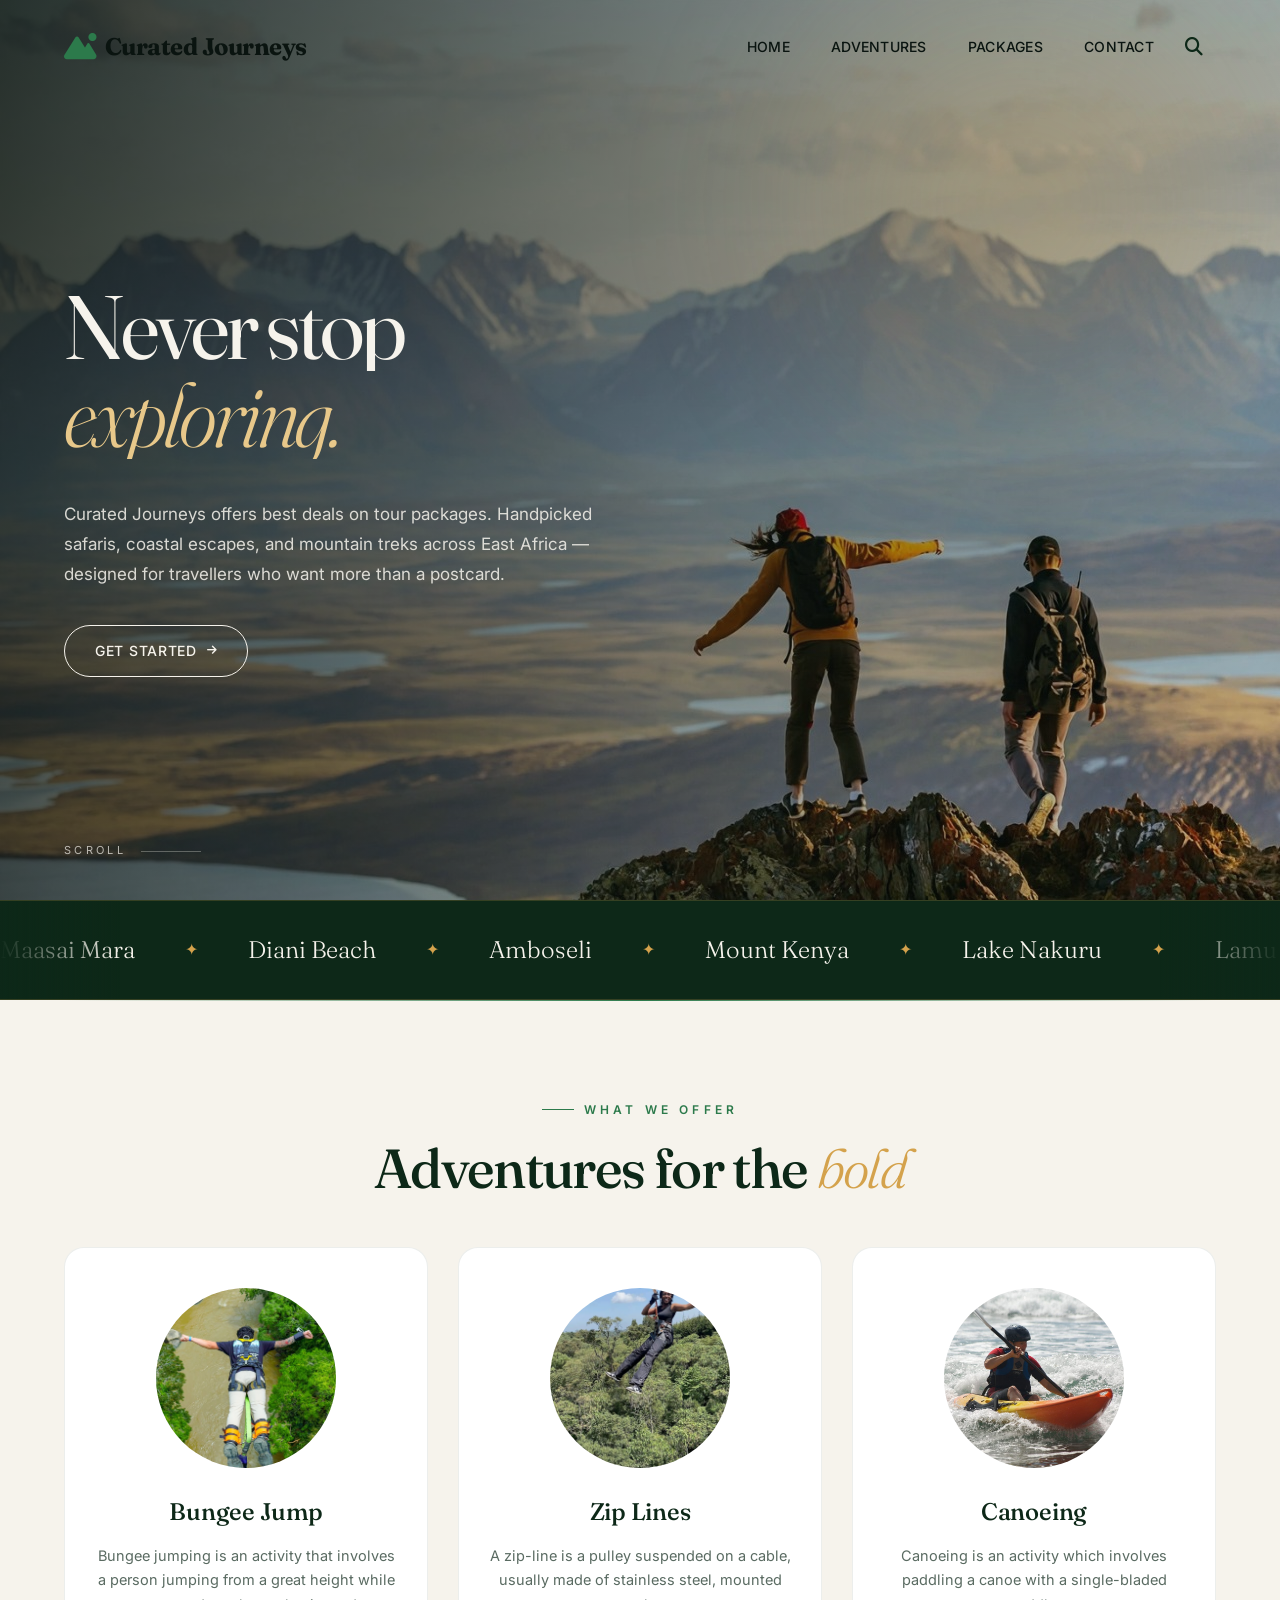
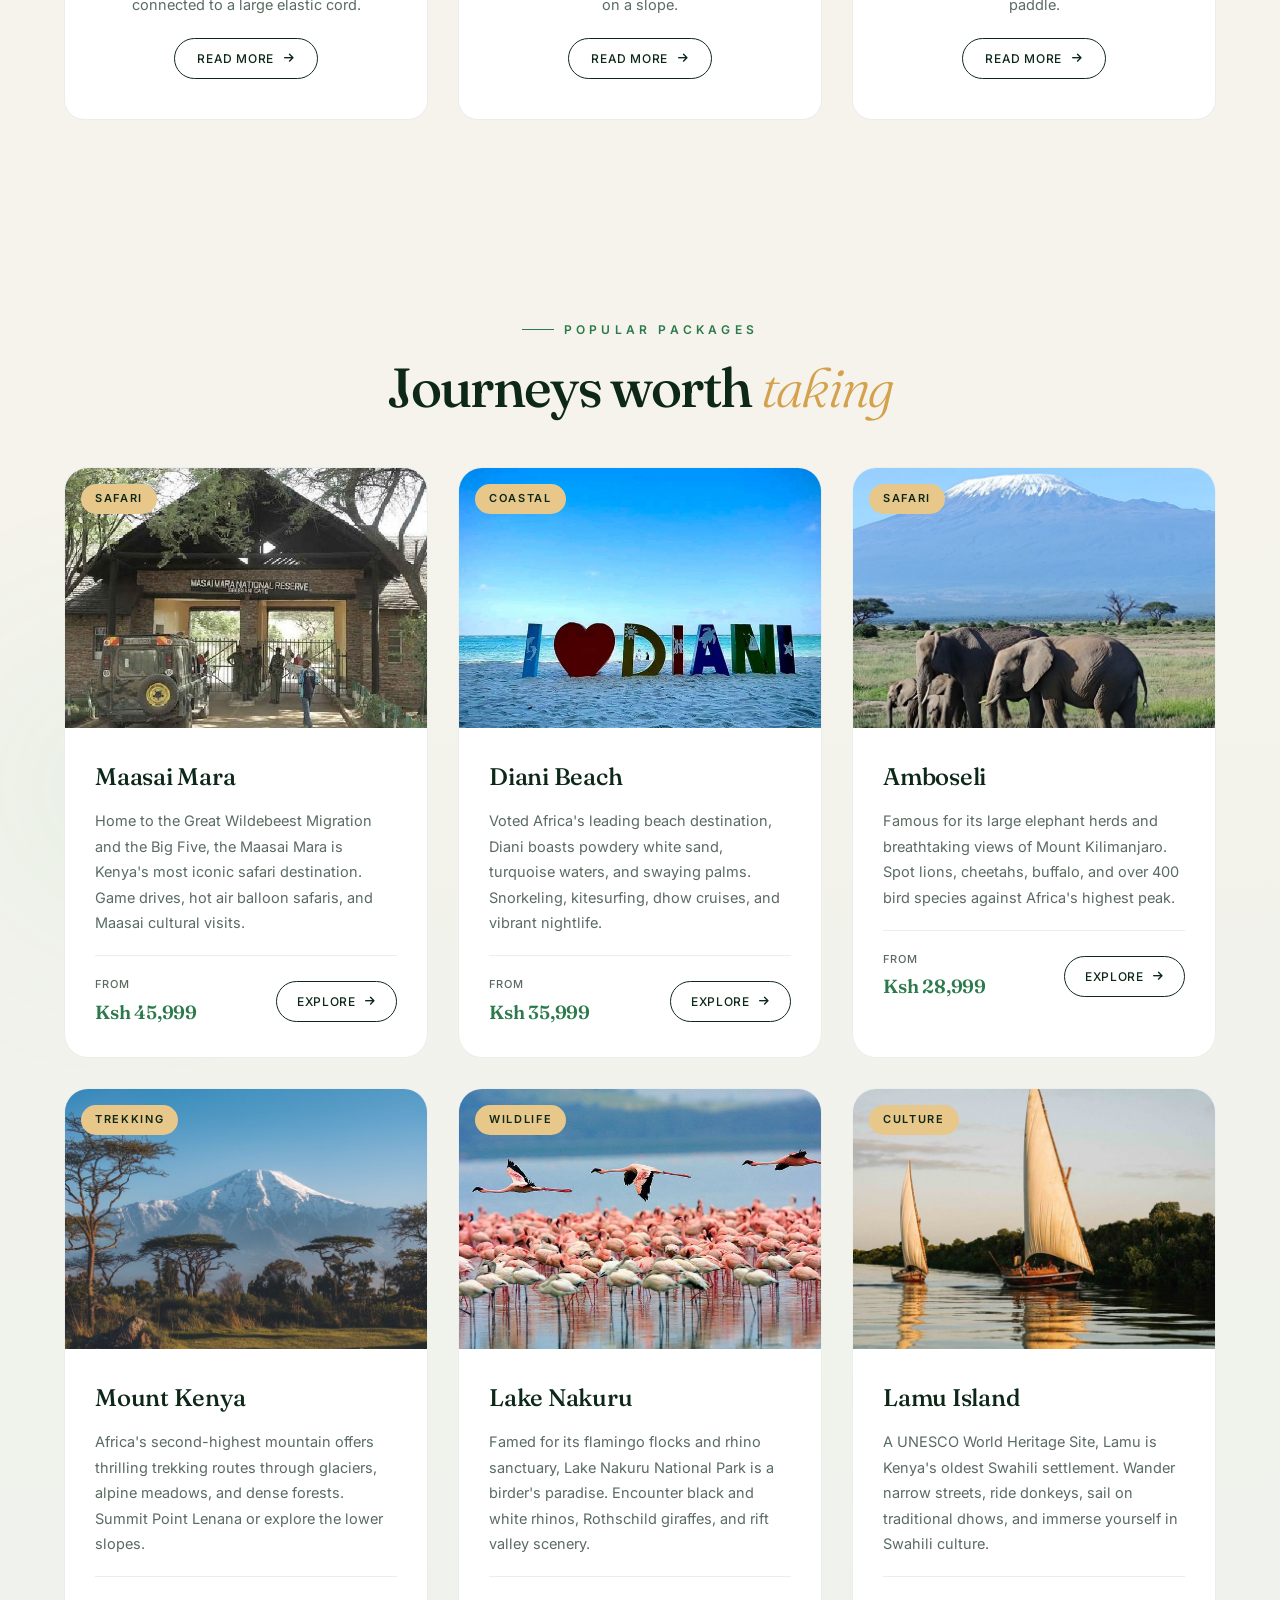
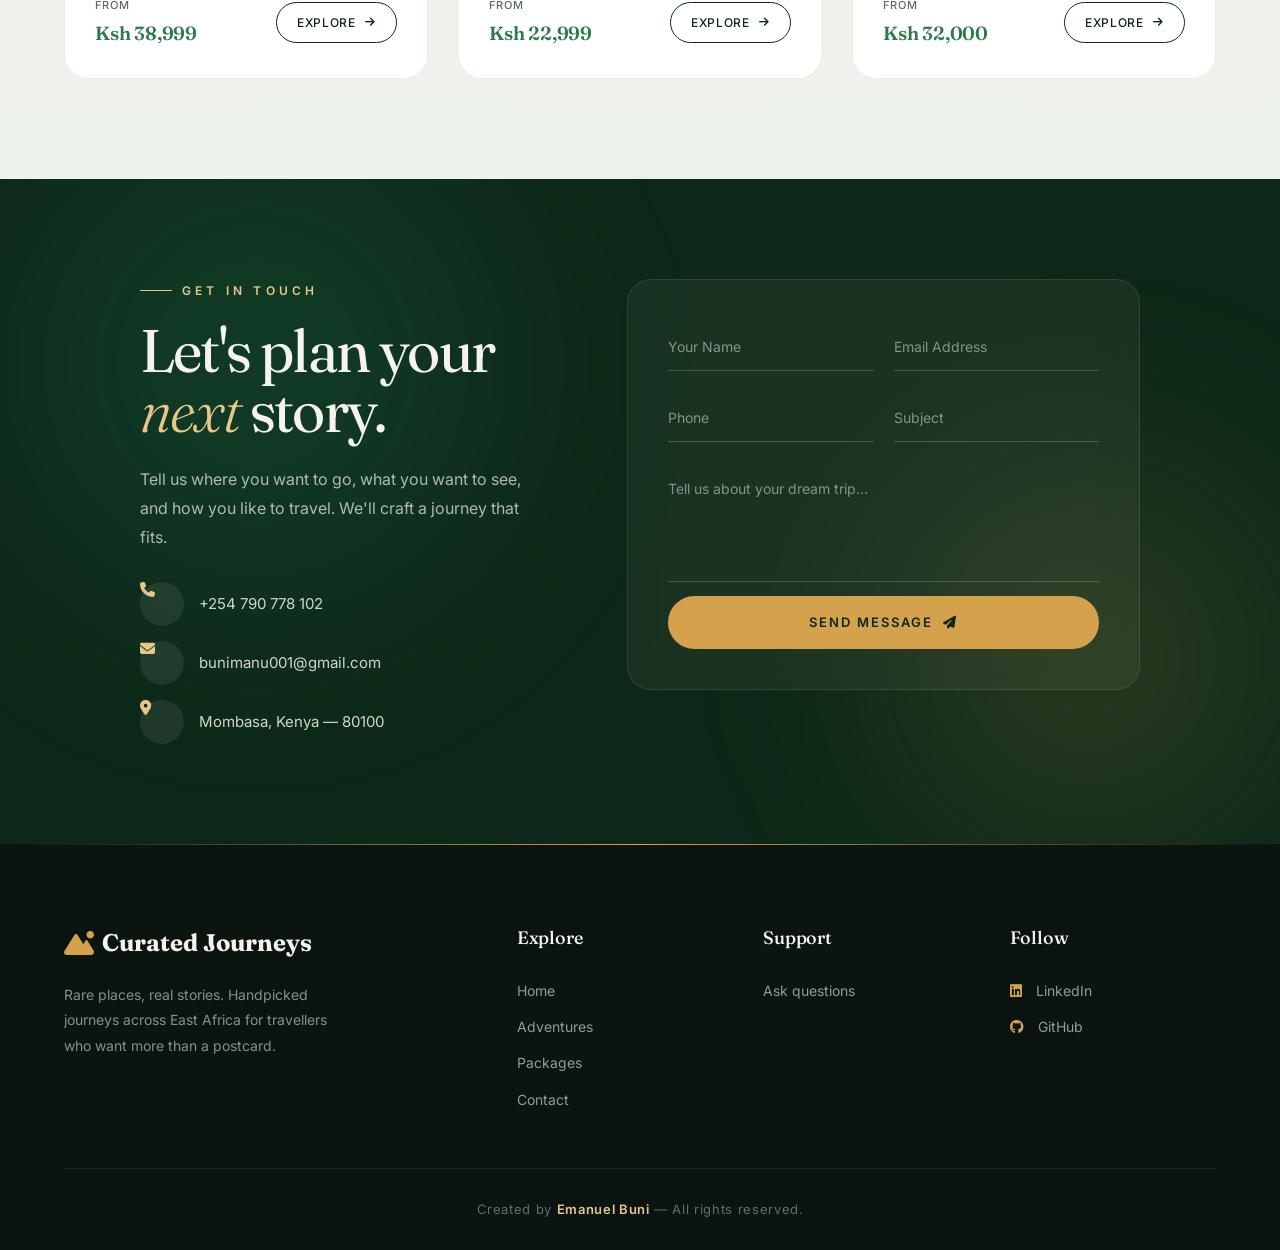
<file: Tour-Project/index.html>
<!DOCTYPE html>
<html lang="en">
<head>
    <meta charset="UTF-8">
    <meta name="viewport" content="width=device-width, initial-scale=1.0">
    <meta name="theme-color" content="#0d2818">
    <meta name="description" content="Curated Journeys — handpicked safaris, coastal escapes, and mountain treks across East Africa.">
    <title>Curated Journeys — Rare Places, Real Stories</title>
    <link rel="preconnect" href="https://fonts.googleapis.com">
    <link rel="preconnect" href="https://fonts.gstatic.com" crossorigin>
    <link href="https://fonts.googleapis.com/css2?family=Fraunces:opsz,wght@9..144,300;9..144,500;9..144,700;9..144,900&family=Inter:wght@300;400;500;600;700&display=swap" rel="stylesheet">
    <link rel="stylesheet" href="https://cdnjs.cloudflare.com/ajax/libs/font-awesome/6.1.1/css/all.min.css">
    <link rel="stylesheet" href="https://unicons.iconscout.com/release/v2.1.6/css/unicons.css">
    <link rel="stylesheet" href="css/style.css">
</head>
<body>
    <div class="scroll-progress" id="scrollProgress"></div>
    <div class="cursor-glow" id="cursorGlow"></div>

    <header class="header" id="header">
        <a href="#home" class="logo"><i class="fas fa-mountain-sun"></i> Curated Journeys</a>
        <nav class="navbar" id="navbar">
            <button id="nav-close" class="icon-btn" aria-label="Close menu"><i class="fas fa-times"></i></button>
            <a href="#home">Home</a>
            <a href="#category">Adventures</a>
            <a href="#packages">Packages</a>
            <a href="#contact">Contact</a>
        </nav>
        <div class="icons">
            <button id="menu-btn" class="icon-btn" aria-label="Open menu"><i class="fas fa-bars"></i></button>
            <button id="search-btn" class="icon-btn" aria-label="Open search"><i class="fas fa-search"></i></button>
        </div>
    </header>

    <div class="search-form" id="searchForm" popover="manual">
        <button id="close-search" class="icon-btn" aria-label="Close search"><i class="fas fa-times"></i></button>
        <form action="">
            <input type="search" placeholder="Where would you like to go?" id="search-box" aria-label="Search destinations">
            <button type="submit" class="icon-btn" aria-label="Search"><i class="fas fa-arrow-right"></i></button>
        </form>
    </div>

    <section class="home" id="home">
        <div class="wrapper">
            <div class="box" style="background: url(images/home1.jpg) no-repeat;">
                <div class="content">
                    <h3>
                        <span class="line"><span>Never stop</span></span>
                        <span class="line"><span><em>exploring.</em></span></span>
                    </h3><br>
                    <p>Curated Journeys offers best deals on tour packages. Handpicked safaris, coastal escapes, and mountain treks across East Africa — designed for travellers who want more than a postcard.</p>
                    <a href="#category" class="btn">Get started <i class="fas fa-arrow-right"></i></a>
                </div>
                <div class="scroll-hint">
                    <span>Scroll</span>
                    <span class="bar"></span>
                </div>
            </div>
        </div>
    </section>

    <div class="marquee" aria-hidden="true">
        <div class="marquee-track">
            <span>Maasai Mara</span>
            <span>Diani Beach</span>
            <span>Amboseli</span>
            <span>Mount Kenya</span>
            <span>Lake Nakuru</span>
            <span>Lamu Island</span>
            <span>Maasai Mara</span>
            <span>Diani Beach</span>
            <span>Amboseli</span>
            <span>Mount Kenya</span>
            <span>Lake Nakuru</span>
            <span>Lamu Island</span>
        </div>
    </div>

    <section class="category" id="category">
        <div class="reveal">
            <span class="eyebrow eyebrow-center">What we offer</span>
            <h1 class="heading">Adventures for the <em>bold</em></h1>
        </div>
        <div class="box-container">
            <div class="box reveal">
                <div class="img-wrap">
                    <img src="images/Bungee jumping.jpg" alt="Bungee Jumping" loading="lazy">
                </div>
                <h3>Bungee Jump</h3>
                <p>Bungee jumping is an activity that involves a person jumping from a great height while connected to a large elastic cord.</p>
                <a href="https://en.wikipedia.org/wiki/Bungee_jumping" class="btn" target="_blank" rel="noopener">Read more <i class="fas fa-arrow-right"></i></a>
            </div>
            <div class="box reveal">
                <div class="img-wrap">
                    <img src="images/Zip lining.jpg" alt="Zip Lines" loading="lazy">
                </div>
                <h3>Zip Lines</h3>
                <p>A zip-line is a pulley suspended on a cable, usually made of stainless steel, mounted on a slope.</p>
                <a href="https://en.wikipedia.org/wiki/Zip_line" class="btn" target="_blank" rel="noopener">Read more <i class="fas fa-arrow-right"></i></a>
            </div>
            <div class="box reveal">
                <div class="img-wrap">
                    <img src="images/canoeing.jpg" alt="Canoeing" loading="lazy">
                </div>
                <h3>Canoeing</h3>
                <p>Canoeing is an activity which involves paddling a canoe with a single-bladed paddle.</p>
                <a href="https://en.wikipedia.org/wiki/Canoeing" class="btn" target="_blank" rel="noopener">Read more <i class="fas fa-arrow-right"></i></a>
            </div>
        </div>
    </section>

    <section class="packages" id="packages">
        <div class="reveal">
            <span class="eyebrow eyebrow-center">Popular packages</span>
            <h1 class="heading">Journeys worth <em>taking</em></h1>
        </div>
        <div class="box-container">
            <article class="box reveal tilt">
                <div class="image">
                    <span class="tag">Safari</span>
                    <img src="images/img-1.jpg" alt="Maasai Mara" loading="lazy">
                </div>
                <div class="content">
                    <h3>Maasai Mara</h3>
                    <p>Home to the Great Wildebeest Migration and the Big Five, the Maasai Mara is Kenya's most iconic safari destination. Game drives, hot air balloon safaris, and Maasai cultural visits.</p>
                    <div class="meta">
                        <div class="price"><small>From</small>Ksh 45,999</div>
                        <a href="#contact" class="btn">Explore <i class="fas fa-arrow-right"></i></a>
                    </div>
                </div>
            </article>
            <article class="box reveal tilt">
                <div class="image">
                    <span class="tag">Coastal</span>
                    <img src="images/img-2.jpg" alt="Diani Beach" loading="lazy">
                </div>
                <div class="content">
                    <h3>Diani Beach</h3>
                    <p>Voted Africa's leading beach destination, Diani boasts powdery white sand, turquoise waters, and swaying palms. Snorkeling, kitesurfing, dhow cruises, and vibrant nightlife.</p>
                    <div class="meta">
                        <div class="price"><small>From</small>Ksh 35,999</div>
                        <a href="#contact" class="btn">Explore <i class="fas fa-arrow-right"></i></a>
                    </div>
                </div>
            </article>
            <article class="box reveal tilt">
                <div class="image">
                    <span class="tag">Safari</span>
                    <img src="images/img-3.jpg" alt="Amboseli National Park" loading="lazy">
                </div>
                <div class="content">
                    <h3>Amboseli</h3>
                    <p>Famous for its large elephant herds and breathtaking views of Mount Kilimanjaro. Spot lions, cheetahs, buffalo, and over 400 bird species against Africa's highest peak.</p>
                    <div class="meta">
                        <div class="price"><small>From</small>Ksh 28,999</div>
                        <a href="#contact" class="btn">Explore <i class="fas fa-arrow-right"></i></a>
                    </div>
                </div>
            </article>
            <article class="box reveal tilt">
                <div class="image">
                    <span class="tag">Trekking</span>
                    <img src="images/img-4.jpg" alt="Mount Kenya" loading="lazy">
                </div>
                <div class="content">
                    <h3>Mount Kenya</h3>
                    <p>Africa's second-highest mountain offers thrilling trekking routes through glaciers, alpine meadows, and dense forests. Summit Point Lenana or explore the lower slopes.</p>
                    <div class="meta">
                        <div class="price"><small>From</small>Ksh 38,999</div>
                        <a href="#contact" class="btn">Explore <i class="fas fa-arrow-right"></i></a>
                    </div>
                </div>
            </article>
            <article class="box reveal tilt">
                <div class="image">
                    <span class="tag">Wildlife</span>
                    <img src="images/img-5.jpg" alt="Lake Nakuru" loading="lazy">
                </div>
                <div class="content">
                    <h3>Lake Nakuru</h3>
                    <p>Famed for its flamingo flocks and rhino sanctuary, Lake Nakuru National Park is a birder's paradise. Encounter black and white rhinos, Rothschild giraffes, and rift valley scenery.</p>
                    <div class="meta">
                        <div class="price"><small>From</small>Ksh 22,999</div>
                        <a href="#contact" class="btn">Explore <i class="fas fa-arrow-right"></i></a>
                    </div>
                </div>
            </article>
            <article class="box reveal tilt">
                <div class="image">
                    <span class="tag">Culture</span>
                    <img src="images/img-6.jpg" alt="Lamu Island" loading="lazy">
                </div>
                <div class="content">
                    <h3>Lamu Island</h3>
                    <p>A UNESCO World Heritage Site, Lamu is Kenya's oldest Swahili settlement. Wander narrow streets, ride donkeys, sail on traditional dhows, and immerse yourself in Swahili culture.</p>
                    <div class="meta">
                        <div class="price"><small>From</small>Ksh 32,000</div>
                        <a href="#contact" class="btn">Explore <i class="fas fa-arrow-right"></i></a>
                    </div>
                </div>
            </article>
        </div>
    </section>

    <section class="contact" id="contact">
        <div class="wrapper1">
            <div class="contact-intro reveal">
                <span class="eyebrow">Get in touch</span>
                <h1>Let's plan your <em>next</em> story.</h1>
                <p>Tell us where you want to go, what you want to see, and how you like to travel. We'll craft a journey that fits.</p>
                <div class="contact-details">
                    <a href="tel:+254790778102"><i class="fas fa-phone"></i> +254 790 778 102</a>
                    <a href="https://mail.google.com/mail/?view=cm&fs=1&to=bunimanu001@gmail.com" target="_blank" rel="noopener"><i class="fas fa-envelope"></i> bunimanu001@gmail.com</a>
                    <a href="#"><i class="fas fa-map-marker-alt"></i> Mombasa, Kenya — 80100</a>
                </div>
            </div>
            <form class="contact-form reveal" method="post" action="contact_us.php">
                <div class="row">
                    <div class="field">
                        <input type="text" name="name" id="name" placeholder=" " required>
                        <label for="name">Your Name</label>
                    </div>
                    <div class="field">
                        <input type="email" name="email" id="email" placeholder=" " required>
                        <label for="email">Email Address</label>
                    </div>
                </div>
                <div class="row">
                    <div class="field">
                        <input type="tel" name="phone" id="phone" placeholder=" ">
                        <label for="phone">Phone</label>
                    </div>
                    <div class="field">
                        <input type="text" name="subject" id="subject" placeholder=" ">
                        <label for="subject">Subject</label>
                    </div>
                </div>
                <div class="field">
                    <textarea name="message" id="message" placeholder=" " required></textarea>
                    <label for="message">Tell us about your dream trip…</label>
                </div>
                <button type="submit" class="submit-btn">Send message <i class="fas fa-paper-plane"></i></button>
            </form>
        </div>
    </section>

    <footer class="footer">
        <div class="box-container">
            <div class="brand">
                <a href="#home" class="logo"><i class="fas fa-mountain-sun"></i> Curated Journeys</a>
                <p>Rare places, real stories. Handpicked journeys across East Africa for travellers who want more than a postcard.</p>
            </div>
            <div class="box">
                <h3>Explore</h3>
                <a href="#home">Home</a>
                <a href="#category">Adventures</a>
                <a href="#packages">Packages</a>
                <a href="#contact">Contact</a>
            </div>
            <div class="box">
                <h3>Support</h3>
                <a href="#contact">Ask questions</a>
                
            </div>
            <div class="box">
                <h3>Follow</h3>
                <a href="https://www.linkedin.com/in/emmanuel-buni-1b5150434" target="_blank" rel="noopener"><i class="fab fa-linkedin"></i> LinkedIn</a>
                <a href="https://github.com/CodewithTrapper" target="_blank" rel="noopener"><i class="fab fa-github"></i> GitHub</a>
            </div>
        </div>
        <div class="credit">Created by <span>Emanuel Buni</span> — All rights reserved.</div>
    </footer>

    <button class="cta-top" id="ctaTop" aria-label="Scroll back to top"><i class="fas fa-arrow-up"></i></button>

    <script src="js/script.js" defer></script>
</body>
</html>
</file>
<file: Tour-Project/css/style.css>
@layer reset, tokens, base, components, layout, utilities;

@layer reset {
    *,
    *::before,
    *::after {
        margin: 0;
        padding: 0;
        box-sizing: border-box;
        -webkit-tap-highlight-color: transparent;
    }

    img,
    picture,
    svg {
        display: block;
        max-width: 100%;
    }

    button {
        font: inherit;
        color: inherit;
        background: none;
        border: none;
        cursor: pointer;
    }

    a {
        color: inherit;
        text-decoration: none;
    }

    input,
    textarea {
        font: inherit;
        color: inherit;
    }
}

@layer tokens {
    @property --angle {
        syntax: '<angle>';
        initial-value: 0deg;
        inherits: false;
    }

    @property --scroll-y {
        syntax: '<number>';
        initial-value: 0;
        inherits: true;
    }

    :root {
        --forest: #0d2818;
        --forest-2: #16412a;
        --moss: #2c7a4b;
        --emerald: #34d399;
        --gold: #d4a24c;
        --gold-soft: #e8c88a;
        --cream: #f6f3ec;
        --ink: #0a1410;
        --muted: #5a6b62;
        --line: color-mix(in oklab, var(--forest) 8%, transparent);
        --shadow-sm: 0 4px 20px color-mix(in oklab, var(--forest) 6%, transparent);
        --shadow-md: 0 20px 50px color-mix(in oklab, var(--forest) 10%, transparent);
        --shadow-lg: 0 40px 90px color-mix(in oklab, var(--forest) 18%, transparent);
        --ease: cubic-bezier(0.22, 1, 0.36, 1);
        --ease-out: cubic-bezier(0.16, 1, 0.3, 1);
        --shell: clamp(1.5rem, 5vw, 9%);
        --font-display: 'Fraunces', ui-serif, Georgia, serif;
        --font-body: 'Inter', system-ui, -apple-system, sans-serif;
        --scroll-y: 0;
    }
}

@layer base {
    html {
        font-size: 62.5%;
        overflow-x: hidden;
        scroll-behavior: smooth;
        scroll-padding-top: 8rem;
        -webkit-text-size-adjust: 100%;
    }

    body {
        font-family: var(--font-body);
        background: var(--cream);
        color: var(--ink);
        line-height: 1.6;
        overflow-x: hidden;
        font-weight: 400;
        font-synthesis: none;

        &::before {
            content: '';
            position: fixed;
            inset: 0;
            pointer-events: none;
            z-index: 1;
            opacity: 0.35;
            background-image: url("data:image/svg+xml,%3Csvg viewBox='0 0 200 200' xmlns='http://www.w3.org/2000/svg'%3E%3Cfilter id='n'%3E%3CfeTurbulence type='fractalNoise' baseFrequency='0.9' numOctaves='2'/%3E%3C/filter%3E%3Crect width='100%25' height='100%25' filter='url(%23n)' opacity='0.4'/%3E%3C/svg%3E");
            mix-blend-mode: multiply;
        }
    }

    section {
        padding: 10rem var(--shell);
        position: relative;
        z-index: 2;
    }

    @media (prefers-reduced-motion: reduce) {
        *,
        *::before,
        *::after {
            animation-duration: 0.01ms !important;
            animation-iteration-count: 1 !important;
            transition-duration: 0.01ms !important;
            scroll-behavior: auto !important;
        }
    }
}

@layer components {
    .scroll-progress {
        position: fixed;
        top: 0;
        left: 0;
        height: 3px;
        width: 0%;
        background: linear-gradient(90deg, var(--gold), var(--emerald), var(--gold));
        background-size: 200% 100%;
        z-index: 9999;
        animation: shimmer 3s linear infinite;
        transition: width 0.1s linear;

        @keyframes shimmer {
            0% { background-position: 0% 50%; }
            100% { background-position: 200% 50%; }
        }
    }

    .cursor-glow {
        position: fixed;
        top: 0;
        left: 0;
        width: 400px;
        height: 400px;
        border-radius: 50%;
        pointer-events: none;
        z-index: 2;
        background: radial-gradient(circle, color-mix(in oklab, var(--emerald) 10%, transparent) 0%, transparent 65%);
        transform: translate(-50%, -50%);
        mix-blend-mode: multiply;
        will-change: transform;
    }

    .eyebrow {
        display: inline-flex;
        align-items: center;
        gap: 1rem;
        font-size: 1.2rem;
        font-weight: 600;
        letter-spacing: 0.35em;
        text-transform: uppercase;
        color: var(--moss);
        margin-bottom: 2rem;

        &::before {
            content: '';
            width: 32px;
            height: 1px;
            background: currentColor;
        }
    }

    .eyebrow-center {
        display: flex;
        justify-content: center;
    }

    .heading {
        font-family: var(--font-display);
        font-weight: 500;
        font-size: clamp(3.5rem, 5vw, 5.5rem);
        line-height: 1.05;
        letter-spacing: -0.03em;
        color: var(--forest);
        margin-bottom: 5rem;
        text-align: center;

        & em {
            font-style: italic;
            font-weight: 300;
            color: var(--gold);
        }
    }

    .btn {
        position: relative;
        display: inline-flex;
        align-items: center;
        gap: 1rem;
        padding: 1.4rem 3rem;
        font-size: 1.4rem;
        font-weight: 500;
        letter-spacing: 0.05em;
        text-transform: uppercase;
        color: var(--forest);
        border: 1.5px solid var(--forest);
        border-radius: 100px;
        overflow: hidden;
        isolation: isolate;
        transition:
            color 0.5s var(--ease),
            transform 0.4s var(--ease),
            box-shadow 0.4s var(--ease);

        &::before {
            content: '';
            position: absolute;
            inset: 0;
            background: var(--forest);
            transform: translateY(101%);
            transition: transform 0.5s var(--ease);
            z-index: -1;
        }

        &:hover {
            color: var(--cream);
            transform: translateY(-2px);
            box-shadow: 0 15px 30px color-mix(in oklab, var(--forest) 20%, transparent);

            &::before { transform: translateY(0); }
            & i { transform: translateX(4px); }
        }

        & i {
            font-size: 1.1rem;
            transition: transform 0.4s var(--ease);
        }
    }

    .icon-btn {
        display: grid;
        place-items: center;
        width: 4.4rem;
        height: 4.4rem;
        border-radius: 50%;
        font-size: 1.8rem;
        color: var(--forest);
        transition:
            background 0.3s,
            color 0.3s,
            transform 0.3s var(--ease);

        &:hover {
            background: var(--forest);
            color: var(--cream);
            transform: scale(1.08);
        }
    }

    .cta-top {
        position: fixed;
        z-index: 99;
        bottom: 3rem;
        right: 3rem;
        width: 5.6rem;
        height: 5.6rem;
        border-radius: 50%;
        background: var(--forest);
        color: var(--cream);
        display: grid;
        place-items: center;
        font-size: 1.6rem;
        box-shadow: 0 15px 35px color-mix(in oklab, var(--forest) 35%, transparent);
        opacity: 0;
        visibility: hidden;
        transform: translateY(20px);
        transition:
            opacity 0.4s var(--ease),
            visibility 0.4s,
            transform 0.4s var(--ease),
            background 0.3s;

        &.show {
            opacity: 1;
            visibility: visible;
            transform: translateY(0);
        }

        &:hover {
            background: var(--moss);
            transform: translateY(-4px);
        }
    }

    .search-form {
        position: fixed;
        inset: 0;
        width: 100%;
        height: 100%;
        max-width: none;
        max-height: none;
        margin: 0;
        padding: 0;
        border: 0;
        background: color-mix(in oklab, var(--ink) 60%, transparent);
        backdrop-filter: blur(15px);
        -webkit-backdrop-filter: blur(15px);
        display: grid;
        place-items: center;
        z-index: 2000;
        opacity: 0;
        visibility: hidden;
        transition: opacity 0.5s var(--ease), visibility 0.5s;

        &:popover-open {
            opacity: 1;
            visibility: visible;
        }

        & form {
            width: min(90%, 640px);
            display: flex;
            align-items: center;
            gap: 1rem;
            padding: 1rem 1rem 1rem 3rem;
            background: var(--cream);
            border-radius: 100px;
            box-shadow: var(--shadow-lg);
            transform: scale(0.9) translateY(20px);
            transition: transform 0.6s var(--ease-out);
        }

        &:popover-open form {
            transform: scale(1) translateY(0);
        }

        & input {
            flex: 1;
            padding: 1.5rem 0;
            font-size: 1.6rem;
            background: transparent;
            border: none;
            outline: none;

            &::placeholder { color: var(--muted); }
        }

        & .icon-btn {
            width: 5rem;
            height: 5rem;
            background: var(--forest);
            color: var(--cream);

            &:hover {
                background: var(--moss);
                transform: rotate(90deg);
            }
        }

        & #close-search {
            position: absolute;
            top: 3rem;
            right: 4rem;
            color: var(--cream);
            background: transparent;

            &:hover { background: transparent; }
        }
    }

    .search-form form > button {
        width: 5rem;
        height: 5rem;
        background: var(--forest);
        color: var(--cream);
        border-radius: 50%;
        display: grid;
        place-items: center;
        transition: background 0.3s, transform 0.4s var(--ease);
    }

    .search-form form > button:hover {
        background: var(--moss);
        transform: rotate(90deg);
    }

    .search-results {
        position: absolute;
        top: calc(50% + 5rem);
        left: 50%;
        transform: translateX(-50%);
        width: min(90%, 640px);
        max-height: 60vh;
        overflow-y: auto;
        background: var(--cream);
        border-radius: 2rem;
        box-shadow: var(--shadow-lg);
        padding: 1rem;
        display: flex;
        flex-direction: column;
        gap: 0.4rem;
        z-index: 10;
        animation: searchDrop 0.4s var(--ease-out);
        overscroll-behavior: contain;
    }

    .search-results::-webkit-scrollbar { width: 6px; }
    .search-results::-webkit-scrollbar-thumb {
        background: color-mix(in oklab, var(--forest) 20%, transparent);
        border-radius: 100px;
    }

    @keyframes searchDrop {
        from { opacity: 0; transform: translate(-50%, -10px); }
        to   { opacity: 1; transform: translate(-50%, 0); }
    }

    .search-result {
        display: grid;
        grid-template-columns: 4.4rem 1fr 3rem;
        align-items: center;
        gap: 1.4rem;
        padding: 1.2rem 1.4rem;
        border-radius: 1.4rem;
        text-align: left;
        width: 100%;
        transition: background 0.2s, transform 0.2s var(--ease);
        cursor: pointer;
    }

    .search-result.active,
    .search-result:hover {
        background: color-mix(in oklab, var(--moss) 10%, transparent);
        transform: translateX(2px);
    }

    .search-result-icon {
        display: grid;
        place-items: center;
        width: 4.4rem;
        height: 4.4rem;
        border-radius: 50%;
        background: color-mix(in oklab, var(--moss) 12%, transparent);
        color: var(--moss);
        font-size: 1.5rem;
    }

    .search-result-body {
        display: flex;
        flex-direction: column;
        gap: 0.2rem;
        min-width: 0;
    }

    .search-result-title {
        font-family: var(--font-display);
        font-size: 1.6rem;
        font-weight: 500;
        color: var(--forest);
        letter-spacing: -0.01em;
        white-space: nowrap;
        overflow: hidden;
        text-overflow: ellipsis;
    }

    .search-result-title mark,
    .search-result-context mark {
        background: color-mix(in oklab, var(--gold) 35%, transparent);
        color: var(--forest);
        padding: 0 2px;
        border-radius: 3px;
    }

    .search-result-meta {
        display: flex;
        align-items: center;
        gap: 0.8rem;
        font-size: 1.1rem;
    }

    .search-result-type {
        padding: 0.2rem 0.8rem;
        border-radius: 100px;
        background: color-mix(in oklab, var(--forest) 8%, transparent);
        color: var(--muted);
        font-weight: 600;
        letter-spacing: 0.1em;
        text-transform: uppercase;
    }

    .search-result-price {
        color: var(--moss);
        font-weight: 600;
        font-family: var(--font-display);
    }

    .search-result-context {
        font-size: 1.25rem;
        color: var(--muted);
        white-space: nowrap;
        overflow: hidden;
        text-overflow: ellipsis;
    }

    .search-result-arrow {
        color: var(--muted);
        font-size: 1.3rem;
        opacity: 0;
        transform: translateX(-6px);
        transition: opacity 0.2s, transform 0.3s var(--ease);
    }

    .search-result.active .search-result-arrow,
    .search-result:hover .search-result-arrow {
        opacity: 1;
        transform: translateX(0);
        color: var(--moss);
    }

    .search-empty {
        padding: 3rem 2rem;
        text-align: center;
        color: var(--muted);
    }

    .search-empty i {
        font-size: 3rem;
        color: color-mix(in oklab, var(--moss) 40%, transparent);
        margin-bottom: 1rem;
    }

    .search-empty p {
        font-size: 1.5rem;
        color: var(--forest);
        margin-bottom: 0.4rem;
    }

    .search-empty span { font-size: 1.3rem; }

    .search-pulse { animation: searchPulse 2s var(--ease-out); }

    @keyframes searchPulse {
        0%, 100% { box-shadow: none; }
        15%, 45%, 75% {
            box-shadow:
                0 0 0 4px color-mix(in oklab, var(--gold) 50%, transparent),
                var(--shadow-lg);
        }
        30%, 60% {
            box-shadow:
                0 0 0 12px color-mix(in oklab, var(--gold) 0%, transparent),
                var(--shadow-lg);
        }
    }

    .reveal {
        opacity: 0;
        transform: translateY(40px);
        transition:
            opacity 1s var(--ease-out),
            transform 1s var(--ease-out);

        &.in {
            opacity: 1;
            transform: translateY(0);
        }
    }
}

@layer layout {
    .header {
        position: fixed;
        top: 0;
        left: 0;
        right: 0;
        padding: 2.5rem var(--shell);
        z-index: 1000;
        display: flex;
        align-items: center;
        transition:
            padding 0.5s var(--ease),
            background 0.5s var(--ease),
            backdrop-filter 0.5s var(--ease),
            box-shadow 0.5s var(--ease);

        &.active {
            padding: 1.5rem var(--shell);
            background: color-mix(in oklab, var(--cream) 85%, transparent);
            backdrop-filter: blur(20px) saturate(180%);
            -webkit-backdrop-filter: blur(20px) saturate(180%);
            box-shadow:
                0 1px 0 color-mix(in oklab, var(--forest) 5%, transparent),
                0 20px 40px color-mix(in oklab, var(--forest) 4%, transparent);
        }

        & .logo {
            margin-right: auto;
            font-family: var(--font-display);
            font-size: 2.4rem;
            font-weight: 700;
            letter-spacing: -0.02em;
            display: flex;
            align-items: center;
            gap: 0.8rem;

            & i {
                color: var(--moss);
                font-size: 2.6rem;
                transition: transform 0.6s var(--ease);
            }

            &:hover i { transform: rotate(-15deg) scale(1.1); }
        }

        & .icons {
            display: flex;
            align-items: center;
            gap: 0.5rem;
        }

        & #menu-btn { display: none; }
    }

    .navbar {
        display: flex;
        align-items: center;
        gap: 0.5rem;

        & a {
            position: relative;
            font-size: 1.4rem;
            font-weight: 500;
            padding: 1rem 1.8rem;
            letter-spacing: 0.02em;
            text-transform: uppercase;
            transition: color 0.3s;

            &::after {
                content: '';
                position: absolute;
                bottom: 6px;
                left: 50%;
                width: 0;
                height: 1.5px;
                background: var(--gold);
                transition:
                    width 0.4s var(--ease),
                    left 0.4s var(--ease);
            }

            &:hover {
                color: var(--moss);

                &::after {
                    width: calc(100% - 3.6rem);
                    left: 1.8rem;
                }
            }
        }

        & #nav-close { display: none; }
    }

    .home {
        padding: 0;
        min-height: 100vh;
        overflow: hidden;
        position: relative;

        & .box {
            min-height: 100vh;
            display: flex;
            align-items: center;
            background-size: cover;
            background-position: center;
            padding: 12rem var(--shell) 6rem;
            position: relative;
            will-change: transform;
            transform: translate3d(0, calc(var(--scroll-y) * -0.15px), 0) scale(calc(1 + var(--scroll-y) * 0.0002));

            &::before {
                content: '';
                position: absolute;
                inset: 0;
                background: linear-gradient(
                    110deg,
                    color-mix(in oklab, var(--ink) 85%, transparent) 0%,
                    color-mix(in oklab, var(--ink) 45%, transparent) 55%,
                    color-mix(in oklab, var(--ink) 20%, transparent) 100%
                );
                z-index: 0;
            }

            &::after {
                content: '';
                position: absolute;
                top: -20%;
                right: -10%;
                width: 60vw;
                height: 60vw;
                background: radial-gradient(
                    circle,
                    color-mix(in oklab, var(--gold) 25%, transparent) 0%,
                    transparent 60%
                );
                border-radius: 50%;
                filter: blur(60px);
                animation: floatOrb 18s ease-in-out infinite;
                z-index: 1;
            }
        }

        & .content {
            position: relative;
            z-index: 3;
            max-width: 75rem;
            transform: translate3d(0, calc(var(--scroll-y) * -0.4px), 0);
            opacity: calc(1 - var(--scroll-y) * 0.0015);

            & .eyebrow {
                color: var(--gold-soft);
                opacity: 0;
                animation: fadeSlideUp 0.9s var(--ease-out) 0.2s forwards;
            }

            & h3 {
                font-family: var(--font-display);
                font-weight: 400;
                font-size: clamp(4.5rem, 9vw, 9rem);
                line-height: 0.98;
                letter-spacing: -0.04em;
                color: var(--cream);
                margin-bottom: 2.5rem;

                & .line {
                    display: block;
                    overflow: hidden;

                    & span {
                        display: inline-block;
                        transform: translateY(110%);
                        animation: slideUp 1.1s var(--ease-out) forwards;
                    }
                }

                & .line:nth-child(1) span { animation-delay: 0.35s; }
                & .line:nth-child(2) span { animation-delay: 0.55s; }

                & em {
                    font-style: italic;
                    font-weight: 300;
                    color: var(--gold-soft);
                }
            }

            & p {
                font-size: 1.7rem;
                color: color-mix(in oklab, var(--cream) 85%, transparent);
                max-width: 50ch;
                margin-bottom: 3.5rem;
                line-height: 1.75;
                opacity: 0;
                animation: fadeSlideUp 1s var(--ease-out) 0.9s forwards;
            }

            & .btn {
                border-color: var(--cream);
                color: var(--cream);
                opacity: 0;
                animation: fadeSlideUp 1s var(--ease-out) 1.1s forwards;

                &::before { background: var(--gold); }

                &:hover {
                    color: var(--forest);
                    border-color: var(--gold);
                }
            }
        }
    }

    .scroll-hint {
        position: absolute;
        bottom: 4rem;
        left: var(--shell);
        z-index: 3;
        display: flex;
        align-items: center;
        gap: 1.5rem;
        color: color-mix(in oklab, var(--cream) 70%, transparent);
        font-size: 1.1rem;
        letter-spacing: 0.3em;
        text-transform: uppercase;
        opacity: 0;
        animation: fadeSlideUp 1s var(--ease-out) 1.4s forwards;

        & .bar {
            position: relative;
            width: 60px;
            height: 1px;
            background: color-mix(in oklab, var(--cream) 30%, transparent);
            overflow: hidden;

            &::after {
                content: '';
                position: absolute;
                inset: 0;
                background: var(--gold-soft);
                transform: translateX(-100%);
                animation: scrollBar 2s ease-in-out infinite;
            }
        }
    }

    .marquee {
        padding: 3rem 0;
        background: var(--forest);
        color: var(--cream);
        overflow: hidden;
        position: relative;
        z-index: 3;
        border-top: 1px solid color-mix(in oklab, var(--gold) 20%, transparent);
        border-bottom: 1px solid color-mix(in oklab, var(--gold) 20%, transparent);

        &::before,
        &::after {
            content: '';
            position: absolute;
            top: 0;
            bottom: 0;
            width: 12rem;
            z-index: 2;
            pointer-events: none;
        }

        &::before {
            left: 0;
            background: linear-gradient(90deg, var(--forest), transparent);
        }

        &::after {
            right: 0;
            background: linear-gradient(270deg, var(--forest), transparent);
        }

        & .marquee-track {
            display: flex;
            gap: 5rem;
            animation: scroll 40s linear infinite;
            white-space: nowrap;
            width: max-content;
            will-change: transform;
        }

        & .marquee-track span {
            font-family: var(--font-display);
            font-size: 2.4rem;
            font-weight: 300;
            display: flex;
            align-items: center;
            gap: 5rem;
        }

        & .marquee-track span::after {
            content: '✦';
            color: var(--gold);
            font-size: 1.6rem;
            animation: spinStar 6s linear infinite;
            display: inline-block;
        }
    }

    @keyframes spinStar {
        to { transform: rotate(360deg); }
    }

    .category {
        background: var(--cream);
        position: relative;

        &::before {
            content: '';
            position: absolute;
            top: 0;
            left: 50%;
            width: min(90%, 1200px);
            height: 1px;
            transform: translateX(-50%) scaleX(0);
            background: linear-gradient(90deg, transparent, var(--moss), transparent);
            transition: transform 1.4s var(--ease-out);
        }

        &.in::before { transform: translateX(-50%) scaleX(1); }

        & .box-container {
            display: grid;
            grid-template-columns: repeat(auto-fit, minmax(30rem, 1fr));
            gap: 3rem;
        }

        & .box {
            position: relative;
            padding: 4rem 3rem;
            text-align: center;
            background: #fff;
            border-radius: 2rem;
            border: 1px solid var(--line);
            overflow: hidden;
            transition:
                transform 0.6s var(--ease),
                box-shadow 0.6s var(--ease),
                border-color 0.4s;

            &::before {
                content: '';
                position: absolute;
                top: 0;
                left: 0;
                width: 100%;
                height: 3px;
                background: linear-gradient(90deg, var(--moss), var(--gold));
                transform: scaleX(0);
                transform-origin: left;
                transition: transform 0.6s var(--ease);
            }

            &::after {
                content: '';
                position: absolute;
                inset: 0;
                background: radial-gradient(
                    400px circle at var(--mx, 50%) var(--my, 50%),
                    color-mix(in oklab, var(--moss) 6%, transparent),
                    transparent 40%
                );
                opacity: 0;
                transition: opacity 0.5s;
                pointer-events: none;
                z-index: 0;
            }

            &:hover {
                transform: translateY(-10px);
                box-shadow: var(--shadow-md);
                border-color: transparent;

                &::before { transform: scaleX(1); }
                &::after { opacity: 1; }

                & .img-wrap::before {
                    opacity: 0.4;
                    transform: rotate(180deg);
                }

                & img { transform: scale(1.06); }
            }

            & > * { position: relative; z-index: 1; }

            & .img-wrap {
                position: relative;
                width: 18rem;
                height: 18rem;
                margin: 0 auto 2.5rem;

                &::before {
                    content: '';
                    position: absolute;
                    inset: -8px;
                    border-radius: 50%;
                    border: 1px dashed var(--moss);
                    opacity: 0;
                    transition:
                        opacity 0.5s,
                        transform 0.8s var(--ease);
                }
            }

            & img {
                width: 100%;
                height: 100%;
                object-fit: cover;
                border-radius: 50%;
                transition: transform 0.7s var(--ease);
            }

            & h3 {
                font-family: var(--font-display);
                font-size: 2.4rem;
                font-weight: 500;
                color: var(--forest);
                margin-bottom: 1.2rem;
                letter-spacing: -0.01em;
            }

            & p {
                font-size: 1.45rem;
                color: var(--muted);
                line-height: 1.7;
                margin-bottom: 2rem;
            }

            & .btn {
                padding: 1rem 2.2rem;
                font-size: 1.2rem;
            }
        }
    }

    .packages {
        background: linear-gradient(180deg, var(--cream) 0%, #eef2ec 100%);
        position: relative;
        overflow: hidden;

        &::before {
            content: '';
            position: absolute;
            top: 20%;
            left: -10%;
            width: 40vw;
            height: 40vw;
            background: radial-gradient(
                circle,
                color-mix(in oklab, var(--emerald) 8%, transparent),
                transparent 60%
            );
            border-radius: 50%;
            filter: blur(80px);
            animation: floatOrb 30s ease-in-out infinite;
            pointer-events: none;
        }

        & .box-container {
            display: grid;
            grid-template-columns: repeat(auto-fit, minmax(34rem, 1fr));
            gap: 3rem;
            perspective: 2000px;
        }

        & .box {
            position: relative;
            background: #fff;
            border-radius: 2.4rem;
            overflow: hidden;
            border: 1px solid var(--line);
            transform-style: preserve-3d;
            will-change: transform;
            transition:
                transform 0.6s var(--ease),
                box-shadow 0.6s var(--ease);

            &:hover {
                box-shadow: var(--shadow-lg);
                transform: translateY(-8px);

                & .image::after { opacity: 1; }
                & .image img { transform: scale(1.08); }
                & .tag { transform: translateY(-2px) rotate(-2deg); }
                & .price { color: var(--gold); }
            }

            & .image {
                height: 26rem;
                overflow: hidden;
                position: relative;

                &::after {
                    content: '';
                    position: absolute;
                    inset: 0;
                    background: linear-gradient(
                        180deg,
                        transparent 50%,
                        color-mix(in oklab, var(--ink) 40%, transparent) 100%
                    );
                    opacity: 0;
                    transition: opacity 0.5s;
                }

                & img {
                    width: 100%;
                    height: 100%;
                    object-fit: cover;
                    transition: transform 1s var(--ease);
                }
            }

            & .tag {
                position: absolute;
                top: 1.6rem;
                left: 1.6rem;
                padding: 0.6rem 1.4rem;
                font-size: 1.1rem;
                font-weight: 600;
                letter-spacing: 0.15em;
                text-transform: uppercase;
                color: var(--forest);
                background: var(--gold-soft);
                border-radius: 100px;
                z-index: 2;
                transition: transform 0.4s var(--ease);
            }

            & .content {
                padding: 3rem;

                & h3 {
                    font-family: var(--font-display);
                    font-size: 2.4rem;
                    font-weight: 500;
                    color: var(--forest);
                    margin-bottom: 1.2rem;
                    letter-spacing: -0.01em;
                }

                & p {
                    font-size: 1.45rem;
                    color: var(--muted);
                    line-height: 1.75;
                    margin-bottom: 2rem;
                }
            }

            & .meta {
                display: flex;
                align-items: center;
                justify-content: space-between;
                padding-top: 2rem;
                border-top: 1px solid var(--line);
            }

            & .price {
                font-family: var(--font-display);
                font-size: 1.9rem;
                font-weight: 600;
                color: var(--moss);
                letter-spacing: -0.01em;
                transition: color 0.3s;

                & small {
                    display: block;
                    font-family: var(--font-body);
                    font-size: 1.1rem;
                    font-weight: 500;
                    color: var(--muted);
                    letter-spacing: 0.1em;
                    text-transform: uppercase;
                    margin-bottom: 0.3rem;
                }
            }

            & .btn {
                padding: 1rem 2rem;
                font-size: 1.2rem;
            }
        }
    }

    .contact {
        background: var(--forest);
        color: var(--cream);
        overflow: hidden;

        &::before {
            content: '';
            position: absolute;
            top: -30%;
            left: -10%;
            width: 60vw;
            height: 60vw;
            background: radial-gradient(
                circle,
                color-mix(in oklab, var(--emerald) 15%, transparent) 0%,
                transparent 65%
            );
            border-radius: 50%;
            filter: blur(80px);
            animation: floatOrb 22s ease-in-out infinite reverse;
        }

        &::after {
            content: '';
            position: absolute;
            bottom: -20%;
            right: -10%;
            width: 50vw;
            height: 50vw;
            background: radial-gradient(
                circle,
                color-mix(in oklab, var(--gold) 18%, transparent) 0%,
                transparent 65%
            );
            border-radius: 50%;
            filter: blur(80px);
            animation: floatOrb 26s ease-in-out infinite;
        }
    }

    .wrapper1 {
        position: relative;
        z-index: 2;
        max-width: 1000px;
        margin: 0 auto;
        display: grid;
        grid-template-columns: 1fr 1.2fr;
        gap: 6rem;
        align-items: start;
    }

    .contact-intro {
        & .eyebrow { color: var(--gold-soft); }

        & h1 {
            font-family: var(--font-display);
            font-size: clamp(4rem, 6vw, 6rem);
            font-weight: 400;
            line-height: 1;
            letter-spacing: -0.03em;
            margin-bottom: 2.5rem;

            & em {
                font-style: italic;
                font-weight: 300;
                color: var(--gold-soft);
            }
        }

        & p {
            font-size: 1.6rem;
            color: color-mix(in oklab, var(--cream) 70%, transparent);
            line-height: 1.8;
            margin-bottom: 3rem;
            max-width: 40ch;
        }
    }

    .contact-details {
        display: flex;
        flex-direction: column;
        gap: 1.5rem;

        & a {
            display: flex;
            align-items: center;
            gap: 1.5rem;
            font-size: 1.5rem;
            color: color-mix(in oklab, var(--cream) 85%, transparent);
            transition:
                color 0.3s,
                transform 0.3s;

            & i {
                display: grid;
                place-items: center;
                width: 4.4rem;
                height: 4.4rem;
                border-radius: 50%;
                background: color-mix(in oklab, var(--cream) 8%, transparent);
                color: var(--gold-soft);
                font-size: 1.5rem;
                transition:
                    background 0.3s,
                    transform 0.4s var(--ease),
                    color 0.3s;
            }

            &:hover {
                color: var(--cream);
                transform: translateX(5px);

                & i {
                    background: var(--gold);
                    color: var(--forest);
                    transform: rotate(-10deg);
                }
            }
        }
    }

    .contact-form {
        background: color-mix(in oklab, var(--cream) 5%, transparent);
        border: 1px solid color-mix(in oklab, var(--cream) 10%, transparent);
        backdrop-filter: blur(20px);
        -webkit-backdrop-filter: blur(20px);
        border-radius: 2.4rem;
        padding: 4rem;

        & .row {
            display: grid;
            grid-template-columns: 1fr 1fr;
            gap: 2rem;
            margin-bottom: 2rem;
        }

        & .field {
            position: relative;

            & input,
            & textarea {
                width: 100%;
                padding: 1.6rem 0 1rem;
                font-size: 1.5rem;
                background: transparent;
                border: none;
                border-bottom: 1px solid color-mix(in oklab, var(--cream) 20%, transparent);
                outline: none;
                transition: border-color 0.3s;

                &:focus { border-color: var(--gold); }
            }

            & textarea {
                resize: none;
                min-height: 120px;
            }

            & label {
                position: absolute;
                left: 0;
                top: 1.6rem;
                font-size: 1.4rem;
                color: color-mix(in oklab, var(--cream) 50%, transparent);
                pointer-events: none;
                transition: all 0.3s var(--ease);
            }

            &:has(input:focus) label,
            &:has(input:not(:placeholder-shown)) label,
            &:has(textarea:focus) label,
            &:has(textarea:not(:placeholder-shown)) label {
                top: -0.8rem;
                font-size: 1.1rem;
                letter-spacing: 0.1em;
                text-transform: uppercase;
                color: var(--gold-soft);
            }
        }

        & .submit-btn {
            width: 100%;
            margin-top: 1rem;
            padding: 1.6rem 3rem;
            font-size: 1.3rem;
            font-weight: 600;
            letter-spacing: 0.15em;
            text-transform: uppercase;
            color: var(--forest);
            background: var(--gold);
            border-radius: 100px;
            display: flex;
            align-items: center;
            justify-content: center;
            gap: 1rem;
            transition:
                background 0.3s,
                transform 0.3s var(--ease),
                box-shadow 0.3s;

            &:hover {
                background: var(--gold-soft);
                transform: translateY(-3px);
                box-shadow: 0 20px 40px color-mix(in oklab, var(--gold) 35%, transparent);

                & i { transform: translateX(5px); }
            }

            & i { transition: transform 0.4s var(--ease); }
        }
    }

    .footer {
        background: var(--ink);
        color: var(--cream);
        padding: 8rem var(--shell) 3rem;
        position: relative;
        overflow: hidden;

        &::before {
            content: '';
            position: absolute;
            top: 0;
            left: 0;
            right: 0;
            height: 1px;
            background: linear-gradient(90deg, transparent, var(--gold), transparent);
            transform: scaleX(0);
            transition: transform 1.6s var(--ease-out);
        }

        &.in::before { transform: scaleX(1); }

        & .box-container {
            display: grid;
            grid-template-columns: 2fr 1fr 1fr 1fr;
            gap: 4rem;
            padding-bottom: 5rem;
            border-bottom: 1px solid color-mix(in oklab, var(--cream) 8%, transparent);
        }

        & .brand {
            & .logo {
                color: var(--cream);
                margin: 0 0 2rem;
                font-family: var(--font-display);
                font-size: 2.4rem;
                font-weight: 700;
                display: flex;
                align-items: center;
                gap: 0.8rem;

                & i { color: var(--gold); }
            }

            & p {
                font-size: 1.4rem;
                color: color-mix(in oklab, var(--cream) 55%, transparent);
                line-height: 1.8;
                max-width: 32ch;
            }
        }

        & .box {
            & h3 {
                font-family: var(--font-display);
                font-size: 1.8rem;
                font-weight: 500;
                color: var(--cream);
                margin-bottom: 2rem;
                letter-spacing: -0.01em;
            }

            & a {
                display: block;
                font-size: 1.4rem;
                color: color-mix(in oklab, var(--cream) 60%, transparent);
                padding: 0.7rem 0;
                transition:
                    color 0.3s,
                    transform 0.3s;

                & i {
                    color: var(--gold);
                    margin-right: 1rem;
                    transition: transform 0.3s;
                }

                &:hover {
                    color: var(--gold-soft);
                    transform: translateX(5px);

                    & i { transform: scale(1.2); }
                }
            }
        }

        & .credit {
            text-align: center;
            margin-top: 3rem;
            font-size: 1.3rem;
            color: color-mix(in oklab, var(--cream) 40%, transparent);
            letter-spacing: 0.05em;

            & span {
                color: var(--gold-soft);
                font-weight: 600;
            }
        }
    }
}

@layer utilities {
    @keyframes slideUp {
        to { transform: translateY(0); }
    }

    @keyframes fadeSlideUp {
        from {
            opacity: 0;
            transform: translateY(30px);
        }
        to {
            opacity: 1;
            transform: translateY(0);
        }
    }

    @keyframes scrollBar {
        0% { transform: translateX(-100%); }
        50% { transform: translateX(0); }
        100% { transform: translateX(100%); }
    }

    @keyframes scroll {
        to { transform: translateX(-50%); }
    }

    @keyframes floatOrb {
        0%, 100% { transform: translate(0, 0) scale(1); }
        50% { transform: translate(-8%, 6%) scale(1.15); }
    }

    @keyframes floatSlow {
        0%, 100% { transform: translate(0, 0) rotate(0deg); }
        50% { transform: translate(20px, -30px) rotate(180deg); }
    }

    @keyframes letterReveal {
        from {
            opacity: 0;
            transform: translateY(60px) rotateX(-40deg);
            filter: blur(8px);
        }
        to {
            opacity: 1;
            transform: translateY(0) rotateX(0);
            filter: blur(0);
        }
    }

    @keyframes borderDraw {
        from { stroke-dashoffset: 1000; }
        to { stroke-dashoffset: 0; }
    }

    @keyframes pulseRing {
        0% {
            transform: scale(0.95);
            opacity: 0.7;
        }
        70% {
            transform: scale(1.25);
            opacity: 0;
        }
        100% {
            transform: scale(1.25);
            opacity: 0;
        }
    }
}

.reveal-stagger > * {
    opacity: 0;
    transform: translateY(50px) scale(0.98);
    transition:
        opacity 0.9s var(--ease-out),
        transform 0.9s var(--ease-out);
}

.reveal-stagger.in > * {
    opacity: 1;
    transform: translateY(0) scale(1);
}

.reveal-stagger.in > *:nth-child(1) { transition-delay: 0.05s; }
.reveal-stagger.in > *:nth-child(2) { transition-delay: 0.15s; }
.reveal-stagger.in > *:nth-child(3) { transition-delay: 0.25s; }
.reveal-stagger.in > *:nth-child(4) { transition-delay: 0.35s; }
.reveal-stagger.in > *:nth-child(5) { transition-delay: 0.45s; }
.reveal-stagger.in > *:nth-child(6) { transition-delay: 0.55s; }

.scroll-parallax {
    will-change: transform;
}

.scroll-fade {
    opacity: calc(1 - var(--scroll-y, 0) * 0.001);
    transition: opacity 0.2s linear;
}

.section-enter {
    opacity: 0;
    transform: translateY(80px);
    transition:
        opacity 1.2s var(--ease-out),
        transform 1.2s var(--ease-out);
}

.section-enter.in {
    opacity: 1;
    transform: translateY(0);
}

.heading-split {
    display: inline-block;
    opacity: 0;
    transform: translateY(40px);
    filter: blur(6px);
    transition:
        opacity 0.9s var(--ease-out),
        transform 0.9s var(--ease-out),
        filter 0.9s var(--ease-out);
}

.heading-split.in {
    opacity: 1;
    transform: translateY(0);
    filter: blur(0);
}

.scroll-bar-animated {
    position: absolute;
    bottom: 0;
    left: 0;
    height: 2px;
    width: 100%;
    background: linear-gradient(90deg, var(--moss), var(--gold));
    transform: scaleX(0);
    transform-origin: left;
    transition: transform 0.3s linear;
    z-index: 4;
}

.card-glow {
    position: relative;
    overflow: hidden;
}

.card-glow::after {
    content: '';
    position: absolute;
    inset: 0;
    background: radial-gradient(
        600px circle at var(--mx, 50%) var(--my, 50%),
        color-mix(in oklab, var(--gold) 10%, transparent),
        transparent 40%
    );
    opacity: 0;
    transition: opacity 0.5s;
    pointer-events: none;
    z-index: 1;
}

.card-glow:hover::after {
    opacity: 1;
}

.float-anim {
    animation: floatSlow 12s ease-in-out infinite;
}

.text-reveal span {
    display: inline-block;
    animation: letterReveal 0.8s var(--ease-out) both;
}

.pulse-ring {
    position: relative;
}

.pulse-ring::after {
    content: '';
    position: absolute;
    inset: 0;
    border-radius: inherit;
    border: 2px solid var(--gold);
    animation: pulseRing 2s ease-out infinite;
    pointer-events: none;
}

@media (max-width: 1200px) {
    .header,
    .header.active { padding-inline: 5%; }
    section { padding: 8rem 5%; }
    .home .box { padding: 12rem 5% 6rem; }
    .scroll-hint { left: 5%; }
    .footer .box-container {
        grid-template-columns: 1.5fr 1fr 1fr 1fr;
        gap: 3rem;
    }
}

@media (max-width: 991px) {
    .wrapper1 {
        grid-template-columns: 1fr;
        gap: 4rem;
    }
    .footer .box-container {
        grid-template-columns: 1fr 1fr;
        gap: 3rem;
    }
    .footer .brand { grid-column: 1 / -1; }
}

@media (max-width: 768px) {
    html { font-size: 56%; }

    .header #menu-btn { display: grid; }

    .navbar {
        position: fixed;
        top: 0;
        left: -110%;
        width: min(85%, 380px);
        height: 100dvh;
        background: var(--cream);
        flex-direction: column;
        justify-content: center;
        align-items: flex-start;
        padding: 6rem 4rem;
        gap: 1rem;
        z-index: 10000;
        box-shadow: 40px 0 80px color-mix(in oklab, var(--ink) 15%, transparent);
        transition: left 0.5s var(--ease);

        &.active { left: 0; }

        & a {
            font-size: 2.4rem;
            font-family: var(--font-display);
            font-weight: 400;
            text-transform: none;
            letter-spacing: -0.01em;
            padding: 1.2rem 0;
            width: 100%;

            &::after { display: none; }
        }

        & #nav-close {
            display: grid;
            position: absolute;
            top: 2.5rem;
            right: 3rem;
            font-size: 2.4rem;
            color: var(--forest);

            &:hover { transform: rotate(90deg); }
        }
    }

    .contact-form { padding: 3rem 2.5rem; }
    .contact-form .row {
        grid-template-columns: 1fr;
        gap: 1rem;
    }
    .footer .box-container {
        grid-template-columns: 1fr;
        gap: 3rem;
    }
    .scroll-hint { display: none; }
}

@media (max-width: 480px) {
    html { font-size: 52%; }
    section { padding: 6rem 5%; }
    .home .box { padding: 10rem 5% 5rem; }
    .search-form #close-search {
        top: 2rem;
        right: 2.5rem;
    }
    .cta-top {
        bottom: 2rem;
        right: 2rem;
        width: 5rem;
        height: 5rem;
    }
    .packages .box .content { padding: 2.4rem; }
    .search-results {
        top: calc(50% + 4rem);
        max-height: 55vh;
    }
    .search-result {
        grid-template-columns: 3.6rem 1fr;
        gap: 1rem;
    }
    .search-result-icon {
        width: 3.6rem;
        height: 3.6rem;
        font-size: 1.3rem;
    }
    .search-result-arrow { display: none; }
}

@media (hover: none) {
    .cursor-glow { display: none; }
}
</file>
